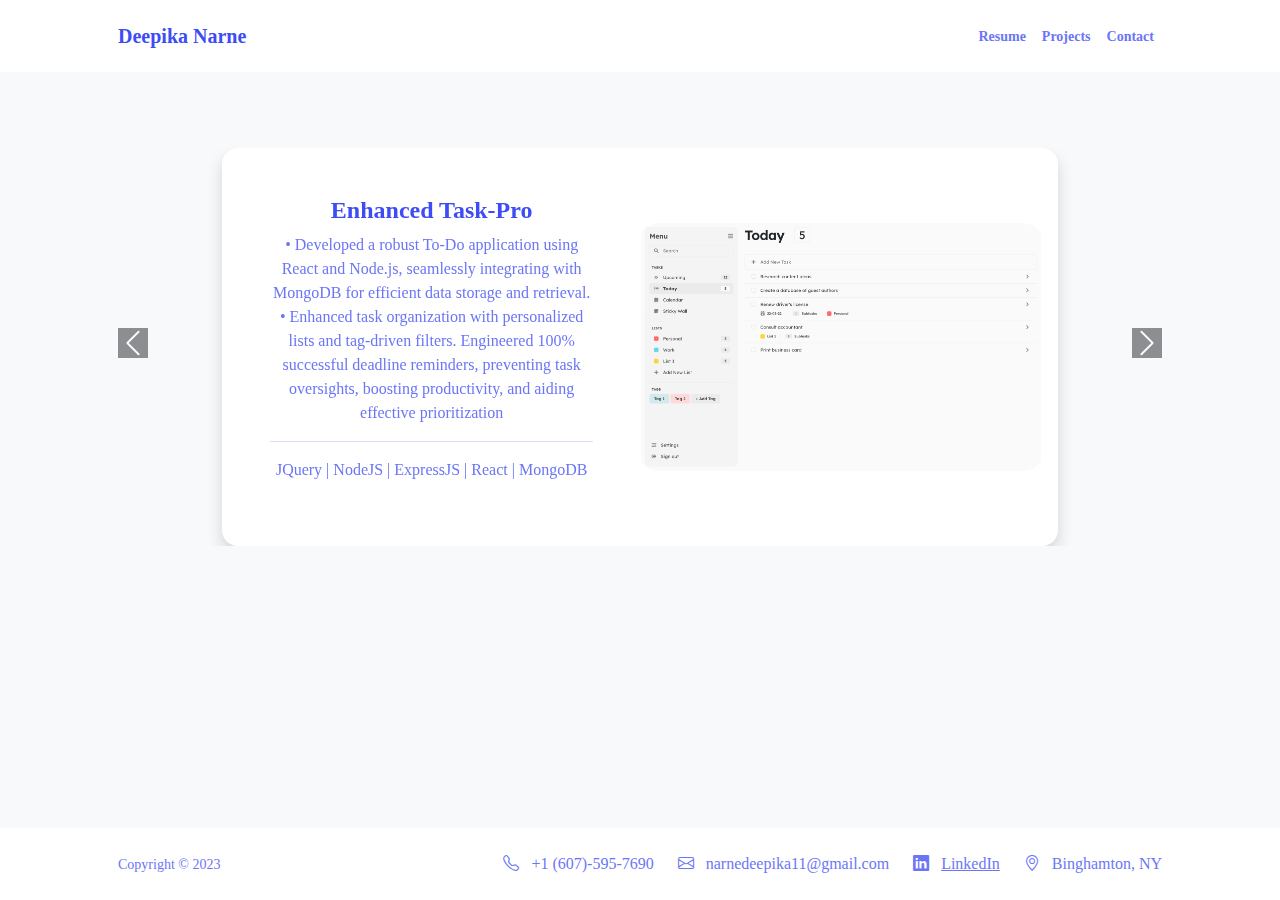
<file: projects.html>
<!DOCTYPE html>
<html lang="en">

<head>
    <meta charset="UTF-8" />
    <meta name="viewport" content="width=device-width, initial-scale=1.0" />
    <link href="https://cdn.jsdelivr.net/npm/bootstrap-icons@1.8.1/font/bootstrap-icons.css" rel="stylesheet" />
    <link href="https://cdn.jsdelivr.net/npm/bootstrap@5.3.2/dist/css/bootstrap.min.css" rel="stylesheet"
    integrity="sha384-T3c6CoIi6uLrA9TneNEoa7RxnatzjcDSCmG1MXxSR1GAsXEV/Dwwykc2MPK8M2HN" crossorigin="anonymous">
    <link rel="shortcut icon" href="images/favicon.ico" type="image/x-icon">

    <link rel="stylesheet" href="main.css" />
    <title>Deepika Narne</title>
</head>

<body class="d-flex flex-column h-100 bg-light">
    <main class="flex-shrink-0">
        <!-- Navigation-->
        <header>
            <nav class="navbar navbar-expand-lg navbar-light bg-white py-3 fixed-top">
                <div class="container px-5">
                    <a class="navbar-brand" href="main.html"><span class="fw-bolder text-primary">Deepika
                            Narne</span></a>
                    <button class="navbar-toggler" type="button" data-bs-toggle="collapse"
                        data-bs-target="#navbarSupportedContent" aria-controls="navbarSupportedContent"
                        aria-expanded="false" aria-label="Toggle navigation"><span
                            class="navbar-toggler-icon"></span></button>
                    <div class="collapse navbar-collapse" id="navbarSupportedContent">
                        <ul class="navbar-nav ms-auto mb-2 mb-lg-0 small fw-bolder">
                            <li class="nav-item"><a class="nav-link" href="resume.html">Resume</a></li>
                            <li class="nav-item"><a class="nav-link" href="projects.html">Projects</a></li>
                            <li class="nav-item"><a class="nav-link" href="contact.html">Contact</a></li>
                        </ul>
                    </div>
                </div>
            </nav>
        </header>
        <!-- Projects Section-->
        <div class="py-5"></div>
        <div class="py-4"></div>
        <section class="py-5 pt-1">
            <div class="container px-5 mb-5">
                <div id="projectCarousel" class="carousel slide" data-bs-interval="false">
                    <div class="carousel-inner text-center">
                        <!-- Project Card 1-->
                        <div class="carousel-item active">
                            <div class="card overflow-hidden shadow rounded-4 border-0 mx-auto"
                                style="width: 80%; max-height: auto;">
                                <div class="card-body p-0">
                                    <div class="d-flex flex-column flex-lg-row align-items-center" style="background-color: smokewhite;">
                                        <div class="p-4 p-lg-5 ">
                                            <h4 class="fw-bolder text-primary">Enhanced Task-Pro</h4>
                                            <p>• Developed a robust To-Do application using React and Node.js,
                                                seamlessly integrating with MongoDB for efficient data storage
                                                and retrieval.<br>
                                                • Enhanced task organization with personalized lists and tag-driven
                                                filters. Engineered 100% successful deadline reminders,
                                                preventing task oversights, boosting productivity, and aiding effective
                                                prioritization</p>
                                            <hr>
                                            <p class="text-secondary">JQuery | NodeJS | ExpressJS | React | MongoDB</p>
                                        </div>


                                        <img class="img-fluid" style="border-radius: 5%; margin-right: 2%; width: 400px;" src="images/project1.png"
                                            alt="Project 1" />
                                    </div>
                                </div>
                            </div>
                        </div>
                        <!-- Project Card 2-->
                        <div class="carousel-item">
                            <div class="card overflow-hidden shadow rounded-4 border-0 mx-auto"
                                style="width: 80%; max-height: auto;">
                                <div class="card-body p-0">
                                    <div class="d-flex flex-column flex-lg-row align-items-center">
                                        <div class="p-4 p-lg-5 ">
                                            <h4 class="fw-bolder text-primary">A Dynamic Weather Forecast Application</h4>
                                            <p>• Designed and developed a feature-rich Weather Application, seamlessly
                                                blending intuitive front-end design with robust back-end
                                                functionality.<br>
                                                • Coordinated Express.js dynamic data retrieval from an external API to
                                                obtain and dynamically display weather information of
                                                more than 240 countries including forecasting time for upcoming 5 days
                                                for users' convenience</p>
                                            <hr>
                                            <p class="text-secondary">JQuery | NodeJS | ExpressJS | API | MongoDB</p>
                                        </div>
                                        <img class="img-fluid" style="border-radius: 5%; margin-right: 2%; width: 400px;" src="images/project2.png"
                                            alt="Project 2" />
                                    </div>
                                </div>
                            </div>
                        </div>
                        <div class="carousel-item">
                            <div class="card overflow-hidden shadow rounded-4 border-0 mx-auto"
                                style="width: 80%; max-height: auto;">
                                <div class="card-body p-0">
                                    <div class="d-flex flex-column flex-lg-row align-items-center">
                                        <div class="p-4 p-lg-5 ">
                                            <h4 class="fw-bolder text-primary">Predictive Analytics Dashboard for Business Insights
                                            </h4>
                                            <p>• Integrated within a team to construct an interactive web dashboard
                                                incorporating machine learning, enabling predictive analytics.<br>
                                                • Deployed a robust system that empowers businesses with data-driven
                                                decision-making, resulting in a 20% improvement in
                                                market trend analysis and a 15% enhancement in understanding customer
                                                behavior.</p>
                                            <hr>
                                            <p class="text-secondary">JavaScript | Python | Data Visualization</p>
                                        </div>
                                        <img class="img-fluid" style="border-radius: 5%; margin-right: 2%; width: 400px;" src="images/project3.png"
                                            alt="Project 3" />
                                    </div>
                                </div>
                            </div>
                        </div>
                    </div>
                    <button class="carousel-control-prev bg-dark" style="height: 30px; width: 30px; margin-top: 180px;"
                        type="button" data-bs-target="#projectCarousel" data-bs-slide="prev">
                        <span class="carousel-control-prev-icon" aria-hidden="true"></span>
                        <span class="visually-hidden ">Previous</span>
                    </button>
                    <button class="carousel-control-next bg-dark" style="height: 30px; width: 30px; margin-top: 180px;"
                        type="button" data-bs-target="#projectCarousel" data-bs-slide="next">
                        <span class="carousel-control-next-icon" aria-hidden="true"></span>
                        <span class="visually-hidden">Next</span>
                    </button>
                    <div class="carousel-indicators">
                        <button type="button" data-bs-target="#projectCarousel" data-bs-slide-to="0" class="active"
                            aria-current="true" aria-label="Slide 1"></button>
                        <button type="button" data-bs-target="#projectCarousel" data-bs-slide-to="1"
                            aria-label="Slide 2"></button>
                            <button type="button" data-bs-target="#projectCarousel" data-bs-slide-to="2"
                            aria-label="Slide 3"></button>
                    </div>
                </div>
            </div>
        </section>
    </main>


    <!-- Footer-->
    <footer class="bg-white pt-4 py-4 mt-auto fixed-bottom d-none d-sm-block">
        <div class="container px-5">
            <div class="row align-items-center justify-content-between flex-column flex-sm-row">
                <div class="col-auto">
                    <div class="small m-0">Copyright &copy; 2023</div>
                </div>
                <div class="col-auto d-flex flex-row ">
                    <span overflow-hidden><i class="bi bi-telephone me-2"></i> +1 (607)-595-7690</span>
                    <span overflow-hidden><i class="bi bi-envelope me-2 mx-4"></i> narnedeepika11@gmail.com</span>
                    <span overflow-hidden><i class="bi bi-linkedin me-2 mx-4"></i> <a style="color:#6B76F7"
                            href="https://www.linkedin.com/in/deepikanarne/">LinkedIn</a></span>
                    <span overflow-hidden><i class="bi bi-geo-alt me-2 mx-4"></i> Binghamton, NY</span>
                </div>
            </div>
        </div>
    </footer>

    <!-- Bootstrap core JS-->
    <script src="https://cdn.jsdelivr.net/npm/bootstrap@5.3.2/dist/js/bootstrap.bundle.min.js" integrity="sha384-C6RzsynM9kWDrMNeT87bh95OGNyZPhcTNXj1NW7RuBCsyN/o0jlpcV8Qyq46cDfL" crossorigin="anonymous"></script>

</body>

</html>
</file>
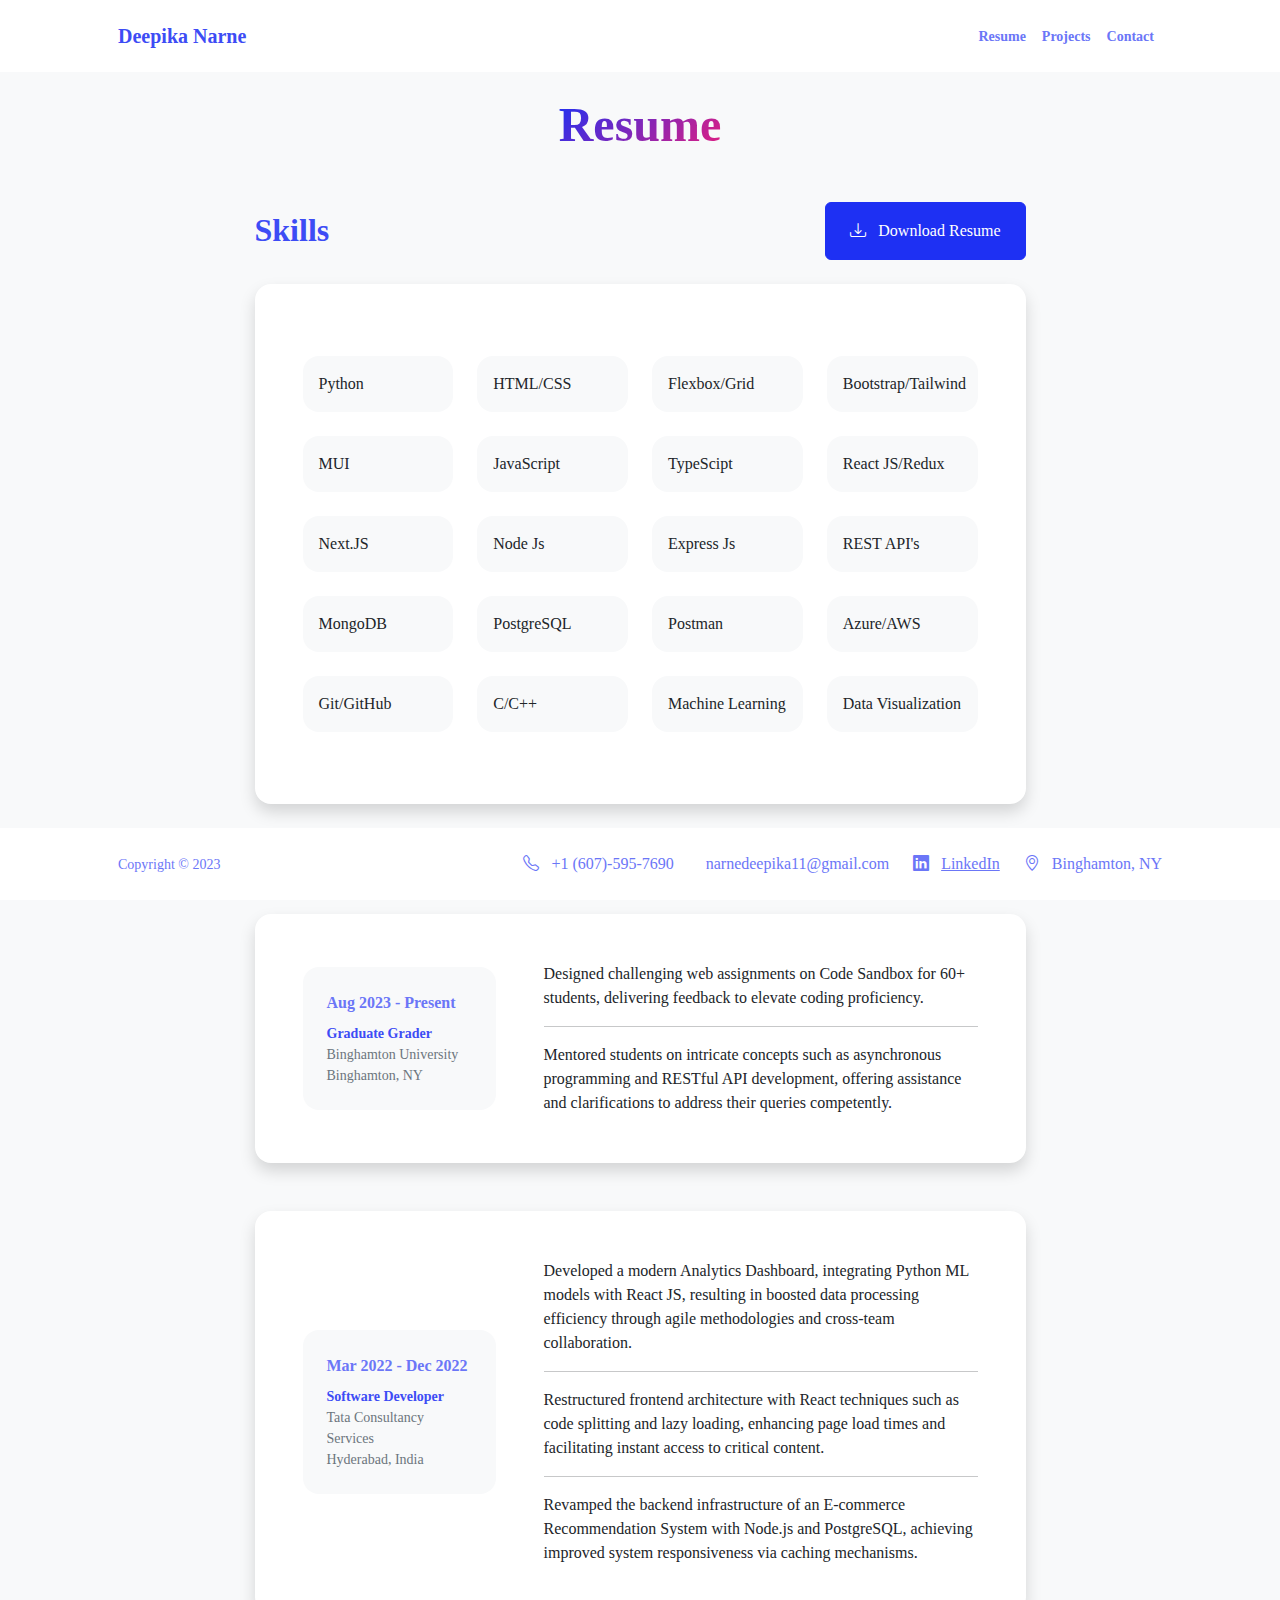
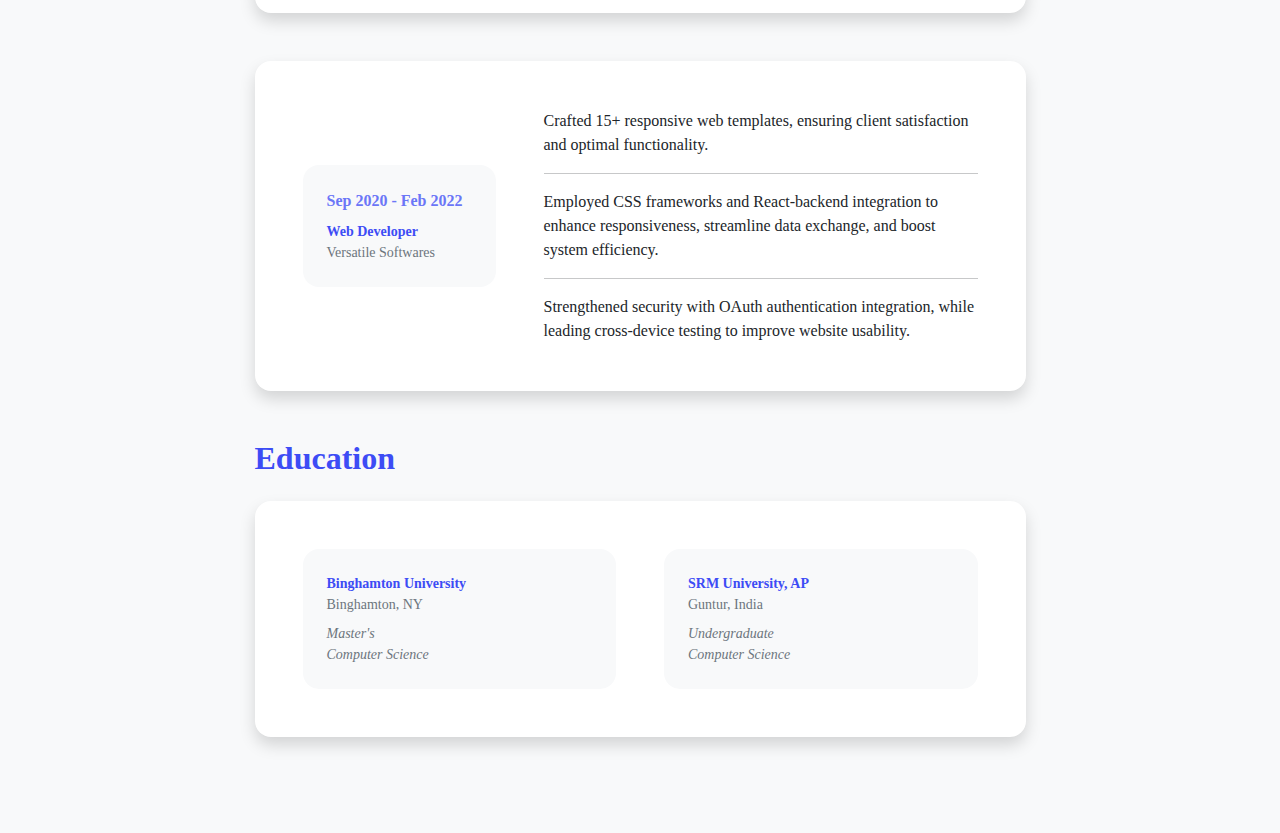
<file: resume.html>
<!DOCTYPE html>
<html lang="en">

<head>
    <meta charset="UTF-8" />
    <meta name="viewport" content="width=device-width, initial-scale=1.0" />
    <link href="https://cdn.jsdelivr.net/npm/bootstrap-icons@1.8.1/font/bootstrap-icons.css" rel="stylesheet" />
    <link href="https://cdn.jsdelivr.net/npm/bootstrap@5.3.2/dist/css/bootstrap.min.css" rel="stylesheet"
    integrity="sha384-T3c6CoIi6uLrA9TneNEoa7RxnatzjcDSCmG1MXxSR1GAsXEV/Dwwykc2MPK8M2HN" crossorigin="anonymous">
    <link rel="shortcut icon" href="images/favicon.ico" type="image/x-icon">

    <link rel="stylesheet" href="main.css" />
    <title>Deepika Narne</title>
</head>

<body class="d-flex flex-column h-100 bg-light">
    <main class="flex-shrink-0">
        <header>
            <nav class="navbar navbar-expand-lg navbar-light bg-white py-3 fixed-top">
                <div class="container px-5">
                    <a class="navbar-brand" href="index.html"><span class="fw-bolder text-primary">Deepika Narne</span></a>
                    <button class="navbar-toggler" type="button" data-bs-toggle="collapse" data-bs-target="#navbarSupportedContent" aria-controls="navbarSupportedContent" aria-expanded="false" aria-label="Toggle navigation"><span class="navbar-toggler-icon"></span></button>
                    <div class="collapse navbar-collapse" id="navbarSupportedContent">
                        <ul class="navbar-nav ms-auto mb-2 mb-lg-0 small fw-bolder">
                            <li class="nav-item"><a class="nav-link" href="resume.html">Resume</a></li>
                            <li class="nav-item"><a class="nav-link" href="projects.html">Projects</a></li>
                            <li class="nav-item"><a class="nav-link" href="contact.html">Contact</a></li>
                        </ul>
                    </div>
                </div>
            </nav>
        </header>
        <div class="container px-5 my-5 pt-5">
            <div class="text-center mb-5">
                <h1 class="display-5 fw-bolder mb-0"><span class="text-gradient d-inline">Resume</span></h1>
            </div>
            <div class="row gx-5 justify-content-center">
                <div class="col-lg-11 col-xl-9 col-xxl-8">
                    <!-- Skills Section-->
                    <section>
                        <!-- Skillset Card-->
                        <div class="d-flex align-items-center justify-content-between mb-4">
                            <h2 class="text-primary fw-bolder mb-0">Skills</h2>
                            <!-- Download resume button-->
                            <a class="btn btn-primary px-4 py-3" href="Deepika.pdf">
                                <div class="d-inline-block bi bi-download me-2"></div>
                                Download Resume
                            </a>
                        </div>
                        <div class="card shadow border-0 rounded-4 mb-5">
                            <div class="card-body p-5">
                                <!-- Professional skills list-->
                                <div class="">
                                    <div class="row row-cols-2 text-dark row-cols-md-4 mb-4">
                                        <div class="col mt-4 mb-md-0"><div class="d-flex align-items-center bg-light rounded-4 p-3 h-100">Python</div></div>

                                        <div class="col mt-4 mb-md-0"><div class="d-flex align-items-center bg-light  rounded-4 p-3 h-100">HTML/CSS</div></div>
                                        <div class="col mt-4 mb-md-0"><div class="d-flex align-items-center bg-light rounded-4 p-3 h-100">Flexbox/Grid</div></div>
                                        <div class="col mt-4 mb-md-0"><div class="d-flex align-items-center bg-light rounded-4 p-3 h-100">Bootstrap/Tailwind</div></div>
                                        <div class="col mt-4 mb-md-0"><div class="d-flex align-items-center bg-light rounded-4 p-3 h-100">MUI</div></div>

                                        <div class="col mt-4 mb-md-0"><div class="d-flex align-items-center bg-light rounded-4 p-3 h-100">JavaScript</div></div>
                                        <div class="col mt-4 mb-md-0"><div class="d-flex align-items-center bg-light rounded-4 p-3 h-100">TypeScipt</div></div>
                                        <div class="col mt-4 mb-md-0"><div class="d-flex align-items-center bg-light rounded-4 p-3 h-100">React JS/Redux</div></div>

                                        <div class="col mt-4 mb-md-0"><div class="d-flex align-items-center bg-light rounded-4 p-3 h-100">Next.JS</div></div>
                                        <div class="col mt-4 mb-md-0"><div class="d-flex align-items-center bg-light rounded-4 p-3 h-100">Node Js</div></div>
                                        <div class="col mt-4 mb-md-0"><div class="d-flex align-items-center bg-light rounded-4 p-3 h-100">Express Js</div></div>
                                        <div class="col mt-4 mb-md-0"><div class="d-flex align-items-center bg-light rounded-4 p-3 h-100">REST API's</div></div>
                                        <div class="col mt-4 mb-md-0"><div class="d-flex align-items-center bg-light rounded-4 p-3 h-100">MongoDB</div></div>
                                        <div class="col mt-4 mb-md-0"><div class="d-flex align-items-center bg-light rounded-4 p-3 h-100">PostgreSQL</div></div>

                                        <div class="col mt-4 mb-md-0"><div class="d-flex align-items-center bg-light rounded-4 p-3 h-100">Postman</div></div>
                                        <div class="col mt-4 mb-md-0"><div class="d-flex align-items-center bg-light rounded-4 p-3 h-100">Azure/AWS</div></div>
                                        <div class="col mt-4 mb-md-0"><div class="d-flex align-items-center bg-light rounded-4 p-3 h-100">Git/GitHub</div></div>
                                        <div class="col mt-4 mb-md-0"><div class="d-flex align-items-center bg-light rounded-4 p-3 h-100">C/C++</div></div>

                                        <div class="col mt-4 mb-md-0"><div class="d-flex align-items-center bg-light rounded-4 p-3 h-100">Machine Learning</div></div>
                                        <div class="col mt-4 mb-md-0"><div class="d-flex align-items-center bg-light rounded-4 p-3 h-100">Data Visualization</div></div>


                                    </div>
                            </div>
                        </div>
                    </section>
                    <!-- Experience Section-->
                    <section>
                            <h2 class="text-primary fw-bolder mb-4">Experience</h2>
                        <!-- Experience Card 1-->
                        <div class="card shadow border-0 rounded-4 mb-5">
                            <div class="card-body p-5">
                                <div class="row align-items-center gx-5">
                                    <div class="col text-center text-lg-start mb-4 mb-lg-0">
                                        <div class="bg-light p-4 rounded-4">
                                            <div class="fw-bolder text-secondary mb-2"> Aug 2023 - Present</div>
                                            <div class="small text-primary fw-bolder">Graduate Grader</div>
                                            <div class="small text-muted">Binghamton University</div>
                                            <div class="small text-muted">Binghamton, NY</div>
                                        </div>
                                    </div>
                                    <div class="col-lg-8 text-dark"><div>Designed challenging web assignments on Code Sandbox for 60+ students, delivering feedback to elevate coding proficiency.<br><hr>Mentored students on intricate concepts such as asynchronous programming and RESTful API development, offering assistance and
                                        clarifications to address their queries competently.
                                    </div></div>
                                </div>
                            </div>
                        </div>
                        <!-- Experience Card 2-->
                        <div class="card shadow border-0 rounded-4 mb-5">
                            <div class="card-body p-5">
                                <div class="row align-items-center gx-5">
                                    <div class="col text-center text-lg-start mb-4 mb-lg-0">
                                        <div class="bg-light p-4 rounded-4">
                                            <div class=" fw-bolder text-secondary mb-2">Mar 2022 - Dec 2022</div>
                                            <div class="small text-primary fw-bolder">Software Developer</div>
                                            <div class="small text-muted">Tata Consultancy Services</div>
                                            <div class="small text-muted">Hyderabad, India</div>
                                        </div>
                                    </div>
                                    <div class="col-lg-8 text-dark" ><div>
                                        Developed a modern Analytics Dashboard, integrating Python ML models with React JS, resulting in boosted data processing efficiency through agile methodologies and cross-team collaboration. 
<br><hr>Restructured frontend architecture with React techniques such as code splitting and lazy loading, enhancing page load times and facilitating instant access to critical content. 
<br><hr>Revamped the backend infrastructure of an E-commerce Recommendation System with Node.js and PostgreSQL, achieving improved system responsiveness via caching mechanisms. 
                                    </div></div>
                                </div>
                            </div>
                        </div>
                        
                        <!-- Experience Card 3-->
                        <div class="card shadow border-0 rounded-4 mb-5">
                            <div class="card-body p-5">
                                <div class="row align-items-center gx-5">
                                    <div class="col text-center text-lg-start mb-4 mb-lg-0">
                                        <div class="bg-light p-4 rounded-4">
                                            <div class="fw-bolder text-secondary mb-2">Sep 2020 - Feb 2022</div>
                                            <div class="small text-primary fw-bolder">Web Developer</div>
                                            <div class="small text-muted">Versatile Softwares</div>
                                        </div>
                                    </div>
                                    <div class="col-lg-8 text-dark"><div>
                                        Crafted 15+ responsive web templates, ensuring client satisfaction and optimal functionality.
<br><hr>Employed CSS frameworks and React-backend integration to enhance responsiveness, streamline data exchange, and boost system efficiency.
<br><hr>Strengthened security with OAuth authentication integration, while leading cross-device testing to improve website usability.

                                    </div></div>
                                </div>
                            </div>
                        </div>
                    </section>
                    <!-- Education Section-->
                    <section>
                        <h2 class="text-primary fw-bolder mb-4">Education</h2>
                        <!-- Education Card 1-->
                        <div class="card shadow border-0 rounded-4 mb-5">
                            <div class="card-body p-5">
                                <div class="row align-items-center gx-5">
                                    <div class="col text-center text-lg-start mb-4 mb-lg-0">
                                        <div class="bg-light p-4 rounded-4">
                                            
                                            <div class="mb-2">
                                                <div class="text-primary small fw-bolder">Binghamton University</div>
                                                <div class="small text-muted">Binghamton, NY</div>
                                            </div>
                                            <div class="fst-italic">
                                                <div class="small text-muted">Master's</div>
                                                <div class="small text-muted">Computer Science</div>
                                            </div>
                                        </div>
                                    </div>
                                    <div class="col text-center text-lg-start mb-4 mb-lg-0"> 
                                        <div class="bg-light p-4 rounded-4">
                                        <div class="mb-2">
                                            <div class="text-primary small fw-bolder">SRM University, AP</div>
                                            <div class="small text-muted">Guntur, India</div>
                                        </div>
                                        <div class="fst-italic">
                                            <div class="small text-muted">Undergraduate</div>
                                            <div class="small text-muted">Computer Science</div>
                                        </div>
                                    </div>
                                </div>
                                </div>
                            </div>
                        </div>
                    </section>
                </div>
            </div>
        </div>
        </main>

        <footer class="bg-white py-4 mt-auto fixed-bottom d-none d-sm-block">
            <div class="container px-5">
                <div class="row align-items-center justify-content-between flex-column flex-sm-row">
                    <div class="col-auto">
                        <div class="small m-0">Copyright &copy; 2023</div>
                    </div>
                    <div class="col-auto d-flex flex-row">
                        <span><i class="bi bi-telephone me-2"></i> +1 (607)-595-7690</span>
                                <span ><i class="bi me-2 mx-4"></i> narnedeepika11@gmail.com</span>
                                <span><i class="bi bi-linkedin me-2 mx-4"></i> <a style="color:#6B76F7"
                                        href="https://www.linkedin.com/in/deepikanarne/">LinkedIn</a></span>
                                <span><i class="bi bi-geo-alt me-2 mx-4"></i> Binghamton, NY</span>
                    </div>
                </div>
            </div>
        </footer>

        <script src="https://cdn.jsdelivr.net/npm/bootstrap@5.3.2/dist/js/bootstrap.bundle.min.js" integrity="sha384-C6RzsynM9kWDrMNeT87bh95OGNyZPhcTNXj1NW7RuBCsyN/o0jlpcV8Qyq46cDfL" crossorigin="anonymous"></script>
</body>

</html>
</file>
